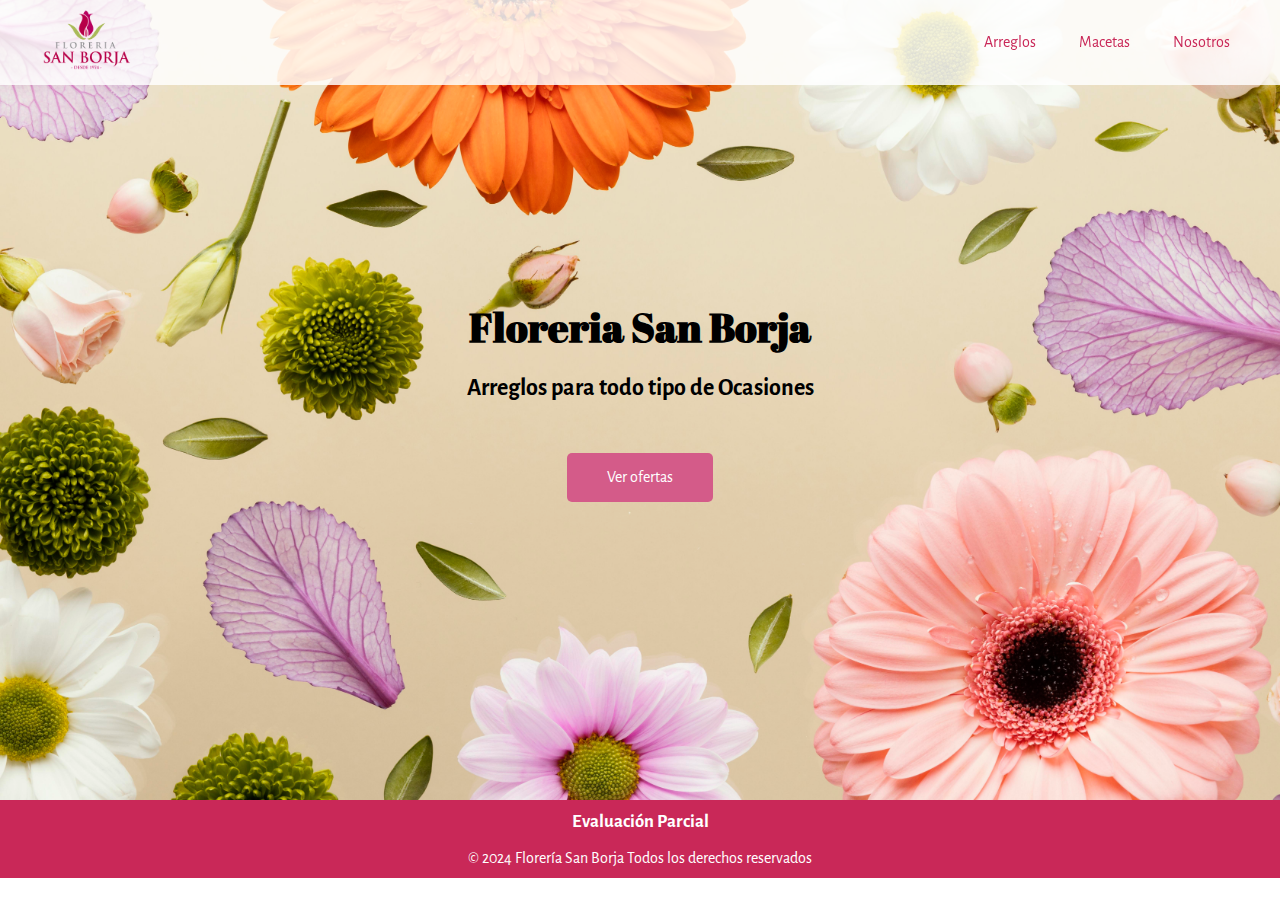
<file: ValentinaRodriguez_EvaParcial/index.html>
<!DOCTYPE html>
<html lang="en">
<head>
    <meta charset="UTF-8">
    <meta name="viewport" content="width=device-width, initial-scale=1.0">
    <title>DW EVA PARCIAL</title>
    <link rel="stylesheet" href="CSS/estilos.css">
    <link rel="shortcut icon" href="imagen/logos/favicon.png" type="image/x-icon">
    <link href="https://fonts.googleapis.com/css2?family=Alegreya+Sans:ital,wght@0,100;0,300;0,400;0,500;0,700;0,800;0,900;1,100;1,300;1,400;1,500;1,700;1,800;1,900&family=Nanum+Gothic&display=swap" rel="stylesheet">
    <link href="https://fonts.googleapis.com/css2?family=Abril+Fatface&display=swap" rel="stylesheet">
</head>
<body>
    <header class="cabecerafijo">
        <div class="cajaprincipal">
            <div class="Logo">
                <a href="index.html"> <img src="imagen/logos/logotipo.png" alt=""> </a>
            </div>
            <nav class="menubotones">
                <ul>
                    <li><a href="arreglos.html" class="boton"> Arreglos </a> </li>
                    <li><a href="macetas.html" class="boton"> Macetas </a> </li>
                    <li><a href="nosotros.html" class="boton"> Nosotros </a> </li>
                </ul>
            </nav>
        </div>
    </header>
    <main>
        <section class="primera-seccion" id="home">
            <div class="contenedor1">
                <h1>Floreria San Borja</h1>
                <h2>Arreglos para todo tipo de Ocasiones</h2>
                <a href="https://floreriasb.com.pe/" class="boton1"> Ver ofertas </a>
            </div>
        </section>
    </main>
</body>
<footer>
    <div class="contenedorfooter">
        <div class="textofooter">
            <h3>Evaluación Parcial</h3>
            <p>© 2024 Florería San Borja Todos los derechos reservados</p>
        </div>
    </div>
</footer>
</html>
</file>
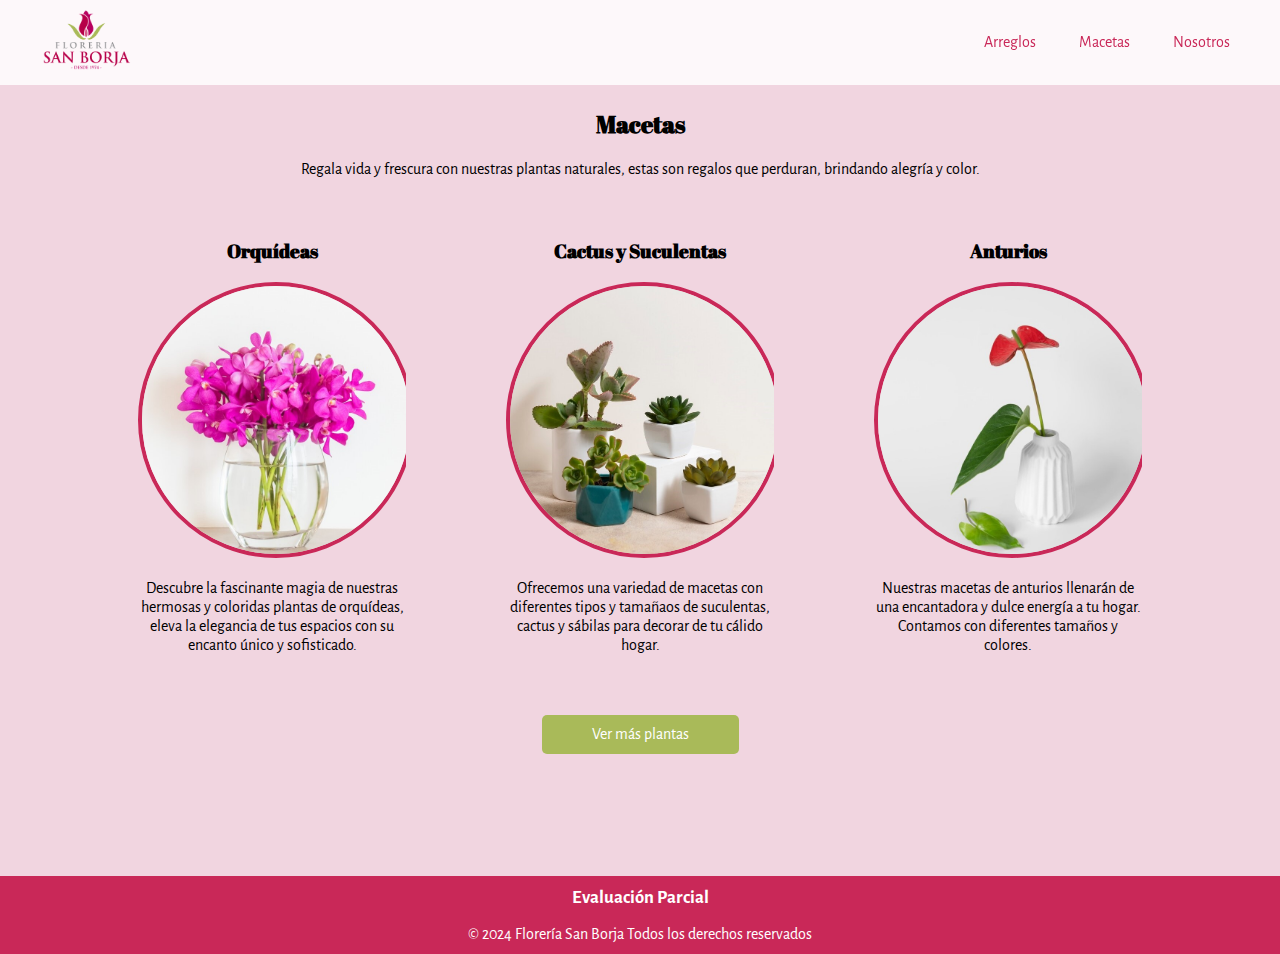
<file: ValentinaRodriguez_EvaParcial/macetas.html>
<!DOCTYPE html>
<html lang="en">
<head>
    <meta charset="UTF-8">
    <meta name="viewport" content="width=device-width, initial-scale=1.0">
    <title>DW EVA PARCIAL</title>
    <link rel="stylesheet" href="CSS/estilos.css">
    <link rel="shortcut icon" href="imagen/logos/favicon.png" type="image/x-icon">
    <link href="https://fonts.googleapis.com/css2?family=Alegreya+Sans:ital,wght@0,100;0,300;0,400;0,500;0,700;0,800;0,900;1,100;1,300;1,400;1,500;1,700;1,800;1,900&family=Nanum+Gothic&display=swap" rel="stylesheet">
    <link href="https://fonts.googleapis.com/css2?family=Abril+Fatface&display=swap" rel="stylesheet">
</head>
<body>
    <header class="cabecerafijo">
        <div class="cajaprincipal">
            <div class="Logo">
                <a href="index.html"> <img src="imagen/logos/logotipo.png" alt=""> </a>
            </div>
            <nav class="menubotones">
                <ul>
                    <li><a href="arreglos.html" class="boton"> Arreglos </a> </li>
                    <li><a href="macetas.html" class="boton"> Macetas </a> </li>
                    <li><a href="nosotros.html" class="boton"> Nosotros </a> </li>
                </ul>
            </nav>
        </div>
    </header>
<section class="tercera-seccion" id="Macetas">
    <h2> <i class=""></i> Macetas</h2>
    <p>Regala vida y frescura con nuestras plantas naturales, estas son regalos que perduran, brindando alegría y color.</p>
        <div class="contenedor3">
            <div class="columna3">
                <h3> Orquídeas </h3>
                <a href="https://floreriasb.com.pe/c/plantas-naturales/orquideas-para-regalar/"> <img src="imagen/macetas-orquideas.jpg" alt="img3"> </a>
                <p>Descubre la fascinante magia de nuestras hermosas y coloridas plantas de orquídeas, eleva la elegancia de tus espacios con su encanto único y sofisticado.</p>
            </div>
            <div class="columna3">
                <h3> Cactus y Suculentas </h3>
                <a href="https://floreriasb.com.pe/c/plantas-naturales/cactus-suculentas/" alt="img2"> <img src="imagen/macetas-suculentas.jpg" alt="img3"></a>
                <p>Ofrecemos una variedad de macetas con diferentes tipos y tamañaos de suculentas, cactus y sábilas para decorar de tu cálido hogar.</p>
            </div>
            <div class="columna3">
                <h3> Anturios </h3>
                <a href="https://floreriasb.com.pe/c/plantas-naturales/anturios/"> <img src="imagen/macetas-anturios.jpg" alt="img3"> </a> 
                <p>Nuestras macetas de anturios llenarán de una encantadora y dulce energía a tu hogar. Contamos con diferentes tamaños y colores.</p>
            </div>
        </div>
        <div class="botoncolumna3">
            <a href="https://floreriasb.com.pe/c/plantas-naturales/"> Ver más plantas</a>
        </div>
</section>
</body>
<footer>
    <div class="contenedorfooter">
        <div class="textofooter">
            <h3>Evaluación Parcial</h3>
            <p>© 2024 Florería San Borja Todos los derechos reservados</p>
        </div>
    </div>
</footer>
</html>
</file>
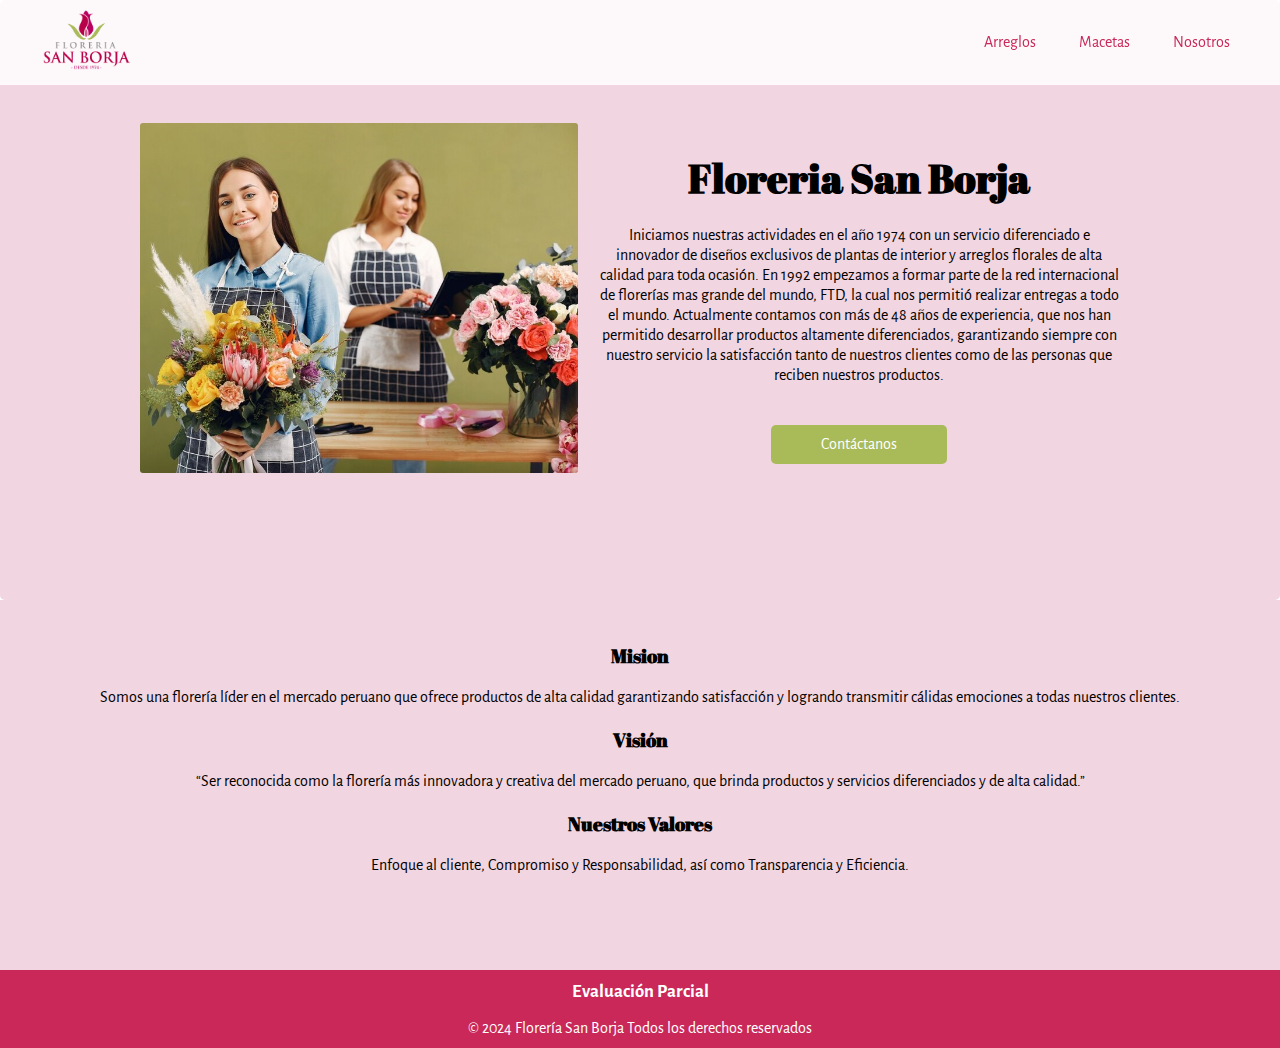
<file: ValentinaRodriguez_EvaParcial/nosotros.html>
<!DOCTYPE html>
<html lang="en">
<head>
    <meta charset="UTF-8">
    <meta name="viewport" content="width=device-width, initial-scale=1.0">
    <title>DW EVA PARCIAL</title>
    <link rel="stylesheet" href="CSS/estilos.css">
    <link rel="shortcut icon" href="imagen/logos/favicon.png" type="image/x-icon">
    <link href="https://fonts.googleapis.com/css2?family=Alegreya+Sans:ital,wght@0,100;0,300;0,400;0,500;0,700;0,800;0,900;1,100;1,300;1,400;1,500;1,700;1,800;1,900&family=Nanum+Gothic&display=swap" rel="stylesheet">
    <link href="https://fonts.googleapis.com/css2?family=Abril+Fatface&display=swap" rel="stylesheet">
</head>
<body>
<header class="cabecerafijo">
    <div class="cajaprincipal">
        <div class="Logo">
            <a href="index.html"> <img src="imagen/logos/logotipo.png" alt=""> </a>
        </div>
        <nav class="menubotones">
            <ul>
                <li><a href="arreglos.html" class="boton"> Arreglos </a> </li>
                <li><a href="macetas.html" class="boton"> Macetas </a> </li>
                <li><a href="nosotros.html" class="boton"> Nosotros </a> </li>
            </ul>
        </nav>
    </div>
</header>
<section class="cuarta-seccion">
    <div class="contenedor4">
        <div class="imagen4">
            <img src="imagen/nosotros-mujeres.jpg" alt="">
        </div>
        <div class="division">
            <h1>Floreria San Borja</h1>
            <p>Iniciamos nuestras actividades en el año 1974 con un servicio diferenciado e innovador de diseños exclusivos de plantas de interior y arreglos florales de alta calidad para toda ocasión. En 1992 empezamos a formar parte de la red internacional de florerías mas grande del mundo, FTD, la cual nos permitió realizar entregas a todo el mundo. Actualmente contamos con más de 48 años de experiencia, que nos han permitido desarrollar productos altamente diferenciados, garantizando siempre con nuestro servicio la satisfacción tanto de nuestros clientes como de las personas que reciben nuestros productos.</p>
                <a href="https://floreriasb.com.pe/contacto/"> Contáctanos</a>
        </div>
    </div>
</section>
<section class="quinta-seccion" id="MVV">
        <div class="contenedor5">
            <div class="columna5">
                <h3> Mision </h3>
                <p>Somos una florería líder en el mercado peruano que ofrece productos de alta calidad garantizando satisfacción y logrando transmitir cálidas emociones a todas nuestros clientes.</p>
                <h3> Visión </h3>
                <p>“Ser reconocida como la florería más innovadora y creativa del mercado peruano, que brinda productos y servicios diferenciados y de alta calidad.”</p>
                <h3> Nuestros Valores </h3>
                <p>Enfoque al cliente, Compromiso y Responsabilidad, así como Transparencia y Eficiencia.</p>
            </div>
        </div>
</section>
</body>
<footer>
    <div class="contenedorfooter">
        <div class="textofooter">
            <h3>Evaluación Parcial</h3>
            <p>© 2024 Florería San Borja Todos los derechos reservados</p>
        </div>
    </div>
</footer>
</html>
</file>
<file: ValentinaRodriguez_EvaParcial/CSS/estilos.css>
body{
margin: 0;
padding: 0;
}

/*colores:
#FFFFFF blanco
#C92858 rosa osc
#D45B89 rosa suave
#A9BA59 verde */

/*header*/
.cabecerafijo {
    position: fixed;
    top: 0;
    left: 0;
    width: 100%;
    background-color: #ffffffd5;
    color: black;
    padding: 10px 0;
    z-index: 1000;
    font-family: "Alegreya Sans";
}

.cajaprincipal {
    display: flex;
    justify-content: space-between;
    align-items: center;
    max-width: 1200px;
    margin: 0 auto;
    padding: 0 20px;
}

.Logo img {
    height: 60px;
}

.menubotones ul {
    list-style: none;
    padding: 1;
    margin: 0;
}

 .menubotones ul li {
    display: inline-block;
    margin-left: 20px;
 }

 .menubotones ul li:first-child {
    margin-left: 0;
 }

 .menubotones ul li a {
    color: #C92858;
    text-decoration: none;
    padding: 5px 10px;
    border-radius: 5px;
    transition: background-color 0.3s ease;
 }

 /*
 .menubotones ul li a:hover {
    background-color: #C92858
 } */

 .boton {
    display: inline-block;
    padding: 15px 40px;
    /*background-color: #D45B89;*/
    color: #C92858;
    text-decoration: none;
    border-radius: 5px;
    transition: background-color 0.3s ease;;
 }

 .boton:hover {
    /*background-color: #C92858;*/
    color: #D45B89;
 }

 /* 1era seccion */

 .primera-seccion {
    padding: 0 0;
    text-align: center;
    font-family: "Alegreya Sans";
    background-image: url(../imagen/fondo.jpg);
    background-size: cover;
    background-position: center;
}

.contenedor1 {
    max-width: 100%;
    height: 600px;
    margin: 0 auto;
    padding: 100px 20px;
    border-radius: 5px;
    color: black;
}

h1{
    font-size: 40px;
    margin-top: 200px;
    margin-bottom: 20px;
    color: black;
    font-family: "Abril Fatface";
}

h2{
    font-size: 24px;
    margin-bottom: 50px;
    color: black;
}

.boton1 {
    display: inline-block;
    padding: 15px 40px;
    background-color: #D45B89;
    color: #ffffff;
    text-decoration: none;
    border-radius: 5px;
    transition: background-color 0.3s ease;;
 }

 .boton1:hover {
    background-color: #C92858;
    color: #ffffff;
 }

/* 2da seccion arreglos*/

.segunda-seccion {
    background-color: #f1d5e0;
    padding: 88px;
    font-family: "Alegreya Sans";
    height: 700px;
}

.segunda-seccion h2 {
    text-align: center;
    margin-bottom: 20px;
    color: black;
    font-family: "Abril Fatface";
}

.segunda-seccion h3{
    font-family: "Abril Fatface";
}

.segunda-seccion p {
    text-align: center;
    color: black;
}

.contenedor2 {
    height: 500px;
    margin: 0 auto;
    display: flex;
    align-items: center;
    justify-content: space-around;
}

.botoncolumna2 {
    display: flex;
    justify-content: center;
    margin: 0px;
}

.botoncolumna2 a {
    display: inline-block;
    padding: 10px 50px;
    background-color: #A9BA59;
    color: #FFFFFF;
    text-decoration: none;
    border-radius: 5px;
    margin-top: 20px;
    text-align: center;
}

.botoncolumna2 a:hover {
    background-color: #91a04d;
}

.columna2 {
    flex: 1;
    margin: 50px;
    text-align: center;
}

.columna2 img {
    max-width: 100%;
    height: auto;
    border-radius: 5px;
}

.columna2:hover img {-webkit-transform:scale(0.8);transform:scale(0.8);}
.columna2 {overflow:hidden;}

/* 3era seccion macetas*/

.tercera-seccion {
    background-color: #f1d5e0;
    padding: 88px;
    font-family: "Alegreya Sans";
    height: 700px;
}

.tercera-seccion h2 {
    text-align: center;
    margin-bottom: 20px;
    color: black;
    font-family: "Abril Fatface";
}

.tercera-seccion h3{
    font-family: "Abril Fatface";
}

.tercera-seccion p {
    text-align: center;
    color: black;
}

.contenedor3 {
    height: 500px;
    margin: 0 auto;
    display: flex;
    align-items: center;
    justify-content: space-around;
}

.botoncolumna3 {
    display: flex;
    justify-content: center;
    margin: 0px;
}

.botoncolumna3 a {
    display: inline-block;
    padding: 10px 50px;
    background-color: #A9BA59;
    color: #FFFFFF;
    text-decoration: none;
    border-radius: 5px;
    margin-top: 20px;
    text-align: center;
}

.botoncolumna3 a:hover {
    background-color: #91a04d;
}

.columna3 {
    flex: 1;
    margin: 50px;
    text-align: center;
}

.columna3 img {
    max-width: 100%;
    height: auto;
    border-radius: 50%;
    width: 300px;
    border: 4px solid #C92858;
}

.columna3:hover img {-webkit-transform:scale(0.8);transform:scale(0.8);}
.columna3 {overflow:hidden;}

/* 4ta seccion, nosotros*/

.cuarta-seccion {
    background-color: #f1d5e0;
    padding: 50px 0;
    font-family: "Alegreya Sans";
    border-radius: 5px;
}

.contenedor4 {
    max-width: 1000px;
    height: 500px;
    margin: 0 auto;
    display: flex;
    align-items: center;
    justify-content: space-around;
}

.division {
    flex: 1;
    text-align: center;
    padding: 0 20px;
}

.imagen4 img {
    max-width: 100%;
    height: 350px;
    border-radius: 3px;
}

.division h1 {
    margin-top: 15px;
    margin-bottom: 20px;
}

.division p {
    line-height: 20px;
    margin-bottom: 20px;
}

.division a {
    display: inline-block;
    padding: 10px 50px;
    background-color: #A9BA59;
    color: #FFFFFF;
    text-decoration: none;
    border-radius: 5px;
    margin-top: 20px;
    text-align: center;
}

.division a:hover {
    background-color: #91a04d;
}

/* 5ta seccioon, mvv*/

.quinta-seccion {
    background-color: #f1d5e0;
    padding: 10px;
    font-family: "Alegreya Sans";
    height: 350px;
}

.quinta-seccion h3 {
    text-align: center;
    margin-bottom: 20px;
    color: black;
    font-family: "Abril Fatface";
}

.quinta-seccion p {
    text-align: center;
    color: black;
    margin: 20px;
}

.contenedor5 {
    height: 300px;
    margin: 0px;
    display: flex;
    align-items: center;
    justify-content: space-around;
}

/*footer*/

footer{
    display: flex;
    justify-content: center;
}
.contenedorfooter {
    width: 100%;
    background-color: #C92858;
    font-family: "Alegreya Sans";
}

.contenedorfooter h3 {
    text-align: center;
    margin-bottom: 2em;
    color: #ffffff;
    margin: 5px;
    padding: 5px;
}

.contenedorfooter p {
    color: #ffffff;
    text-align: center;
    line-height: 20px;
    margin-bottom: 10px;
    margin: 5px;
    padding: 5px;
}
</file>
